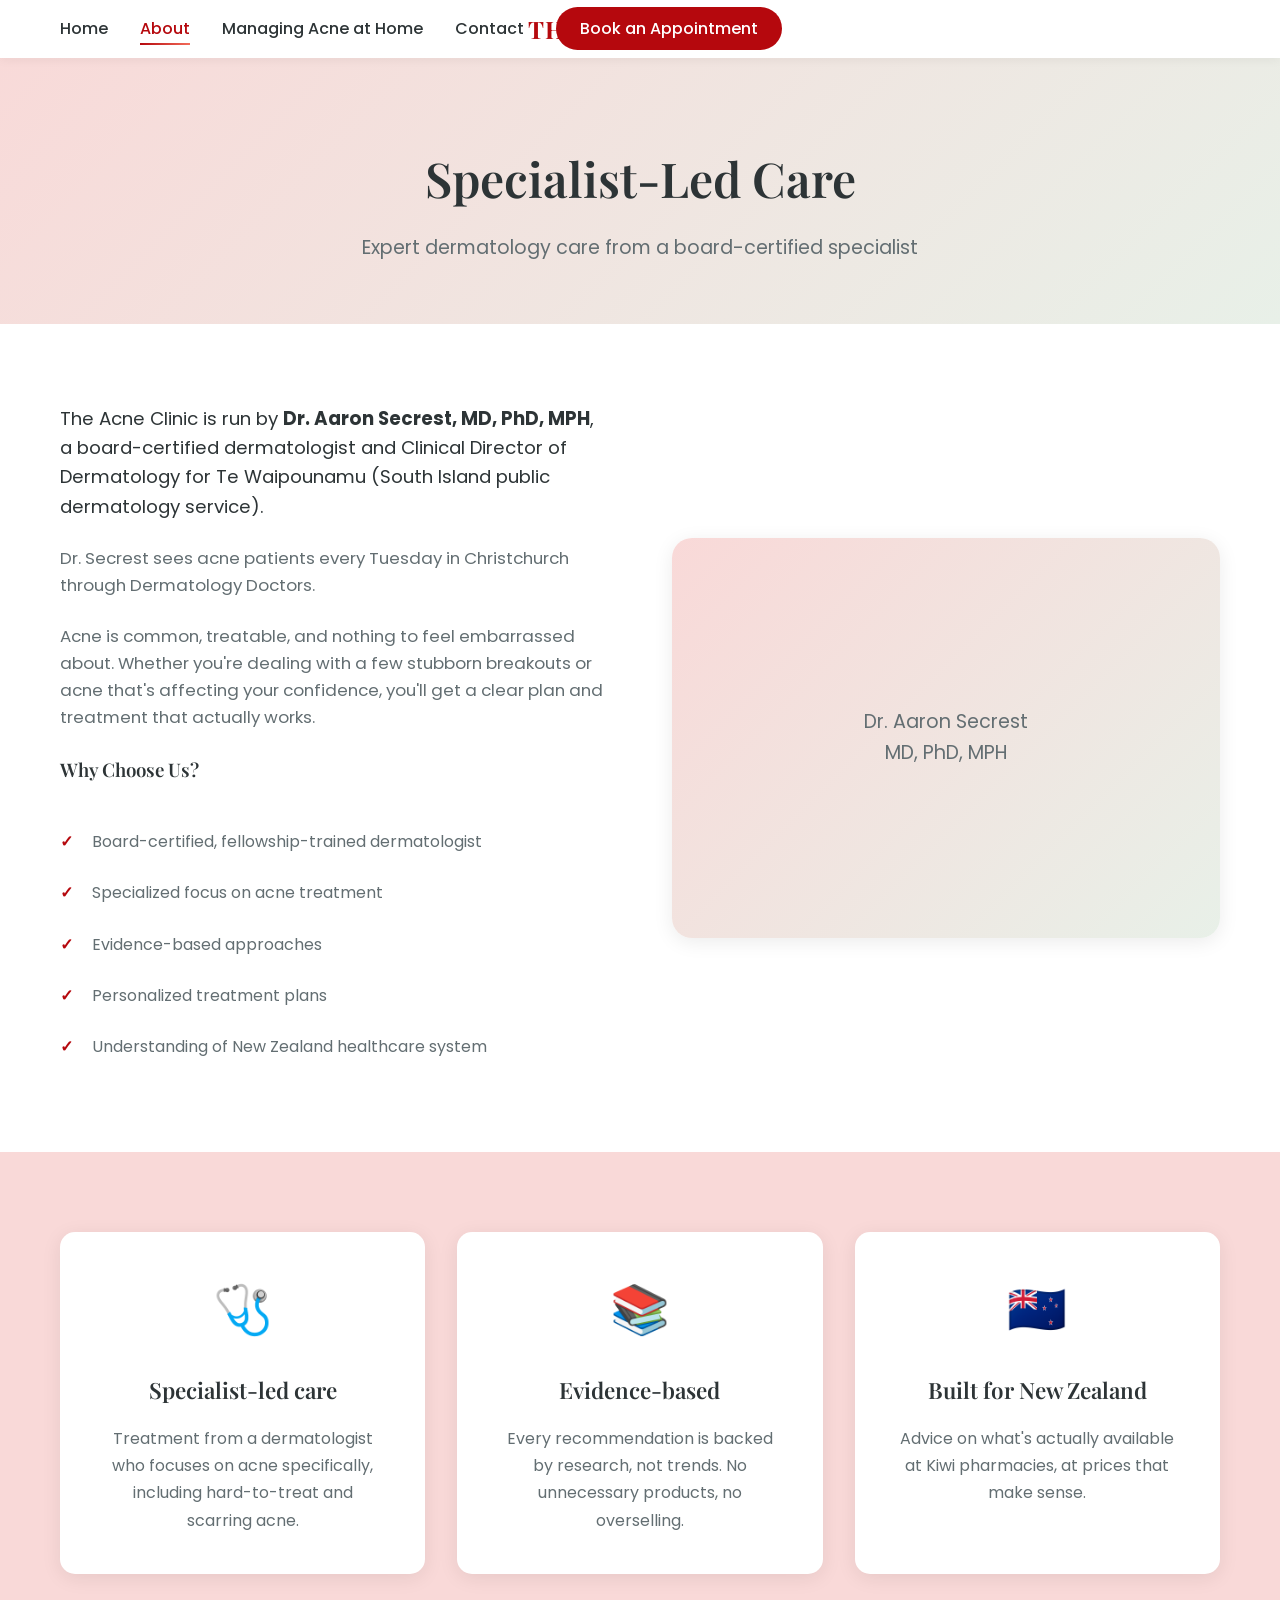
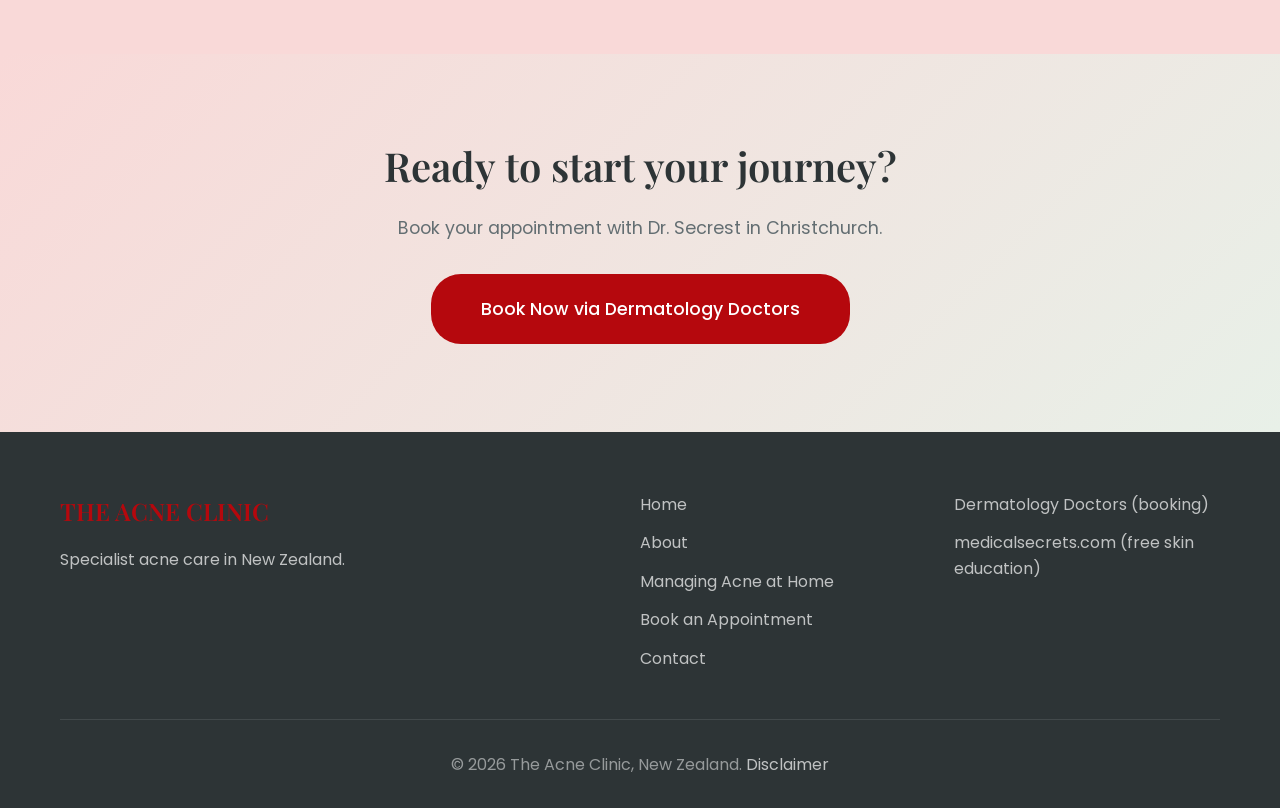
<file: about.html>
<!DOCTYPE html>
<html lang="en-NZ">
<head>
    <meta charset="UTF-8">
    <meta name="viewport" content="width=device-width, initial-scale=1.0">
    <title>About | The Acne Clinic</title>
    <meta name="description" content="Learn about Dr. Aaron Secrest, board-certified dermatologist specializing in acne care in Christchurch, New Zealand.">
    <!-- Google Fonts -->
    <link rel="preconnect" href="https://fonts.googleapis.com">
    <link rel="preconnect" href="https://fonts.gstatic.com" crossorigin>
    <link href="https://fonts.googleapis.com/css2?family=Playfair+Display:wght@400;600;700&family=Poppins:wght@300;400;500;600&display=swap" rel="stylesheet">
    <link rel="stylesheet" href="styles.css">
</head>
<body>
    <!-- Navigation -->
    <nav class="navbar">
        <div class="container nav-container">
            <a href="index.html" class="logo">THE ACNE CLINIC</a>
            <button class="mobile-menu-btn" aria-label="Toggle menu">
                <span></span>
                <span></span>
                <span></span>
            </button>
            <ul class="nav-links">
                <li><a href="index.html" class="nav-link">Home</a></li>
                <li><a href="about.html" class="nav-link active">About</a></li>
                <li><a href="managing-acne.html" class="nav-link">Managing Acne at Home</a></li>
                <li><a href="contact.html" class="nav-link">Contact</a></li>
                <li><a href="https://dermatologydoctors.co.nz" target="_blank" class="btn-nav">Book an Appointment</a></li>
            </ul>
        </div>
    </nav>
    
    <!-- Page Header -->
    <header class="page-header">
        <div class="container">
            <h1 class="page-title">Specialist-Led Care</h1>
            <p class="page-subtitle">Expert dermatology care from a board-certified specialist</p>
        </div>
    </header>
    
    <!-- About Section -->
    <section class="section about-page-section">
        <div class="container">
            <div class="about-grid">
                <div class="about-text">
                    <p class="lead-text">The Acne Clinic is run by <strong>Dr. Aaron Secrest, MD, PhD, MPH</strong>, a board-certified dermatologist and Clinical Director of Dermatology for Te Waipounamu (South Island public dermatology service).</p>
                    
                    <p>Dr. Secrest sees acne patients every Tuesday in Christchurch through Dermatology Doctors.</p>
                    
                    <p>Acne is common, treatable, and nothing to feel embarrassed about. Whether you're dealing with a few stubborn breakouts or acne that's affecting your confidence, you'll get a clear plan and treatment that actually works.</p>
                    
                    <h3>Why Choose Us?</h3>
                    <ul class="about-list">
                        <li>Board-certified, fellowship-trained dermatologist</li>
                        <li>Specialized focus on acne treatment</li>
                        <li>Evidence-based approaches</li>
                        <li>Personalized treatment plans</li>
                        <li>Understanding of New Zealand healthcare system</li>
                    </ul>
                </div>
                <div class="about-image">
                    <div class="image-placeholder">
                        <span>Dr. Aaron Secrest<br>MD, PhD, MPH</span>
                    </div>
                </div>
            </div>
        </div>
    </section>
    
    <!-- Values/Features Section -->
    <section class="section features-section">
        <div class="container">
            <div class="features-grid">
                <div class="feature-card">
                    <div class="feature-icon">🩺</div>
                    <h3>Specialist-led care</h3>
                    <p>Treatment from a dermatologist who focuses on acne specifically, including hard-to-treat and scarring acne.</p>
                </div>
                <div class="feature-card">
                    <div class="feature-icon">📚</div>
                    <h3>Evidence-based</h3>
                    <p>Every recommendation is backed by research, not trends. No unnecessary products, no overselling.</p>
                </div>
                <div class="feature-card">
                    <div class="feature-icon">🇳🇿</div>
                    <h3>Built for New Zealand</h3>
                    <p>Advice on what's actually available at Kiwi pharmacies, at prices that make sense.</p>
                </div>
            </div>
        </div>
    </section>
    
    <!-- CTA Section -->
    <section class="section cta-section">
        <div class="container">
            <div class="cta-content">
                <h2>Ready to start your journey?</h2>
                <p>Book your appointment with Dr. Secrest in Christchurch.</p>
                <a href="https://dermatologydoctors.co.nz" target="_blank" class="btn btn-primary btn-large">Book Now via Dermatology Doctors</a>
            </div>
        </div>
    </section>
    
    <!-- Footer -->
    <footer class="footer">
        <div class="container">
            <div class="footer-content">
                <div class="footer-brand">
                    <h3>THE ACNE CLINIC</h3>
                    <p>Specialist acne care in New Zealand.</p>
                </div>
                <div class="footer-links">
                    <a href="index.html">Home</a>
                    <a href="about.html">About</a>
                    <a href="managing-acne.html">Managing Acne at Home</a>
                    <a href="https://dermatologydoctors.co.nz" target="_blank">Book an Appointment</a>
                    <a href="contact.html">Contact</a>
                </div>
                <div class="footer-external">
                    <a href="https://dermatologydoctors.co.nz" target="_blank">Dermatology Doctors (booking)</a>
                    <a href="https://medicalsecrets.com" target="_blank">medicalsecrets.com (free skin education)</a>
                </div>
            </div>
            <div class="footer-bottom">
                <p>&copy; 2026 The Acne Clinic, New Zealand. <a href="#">Disclaimer</a></p>
            </div>
        </div>
    </footer>
    
    <script src="script.js"></script>
</body>
</html>
</file>
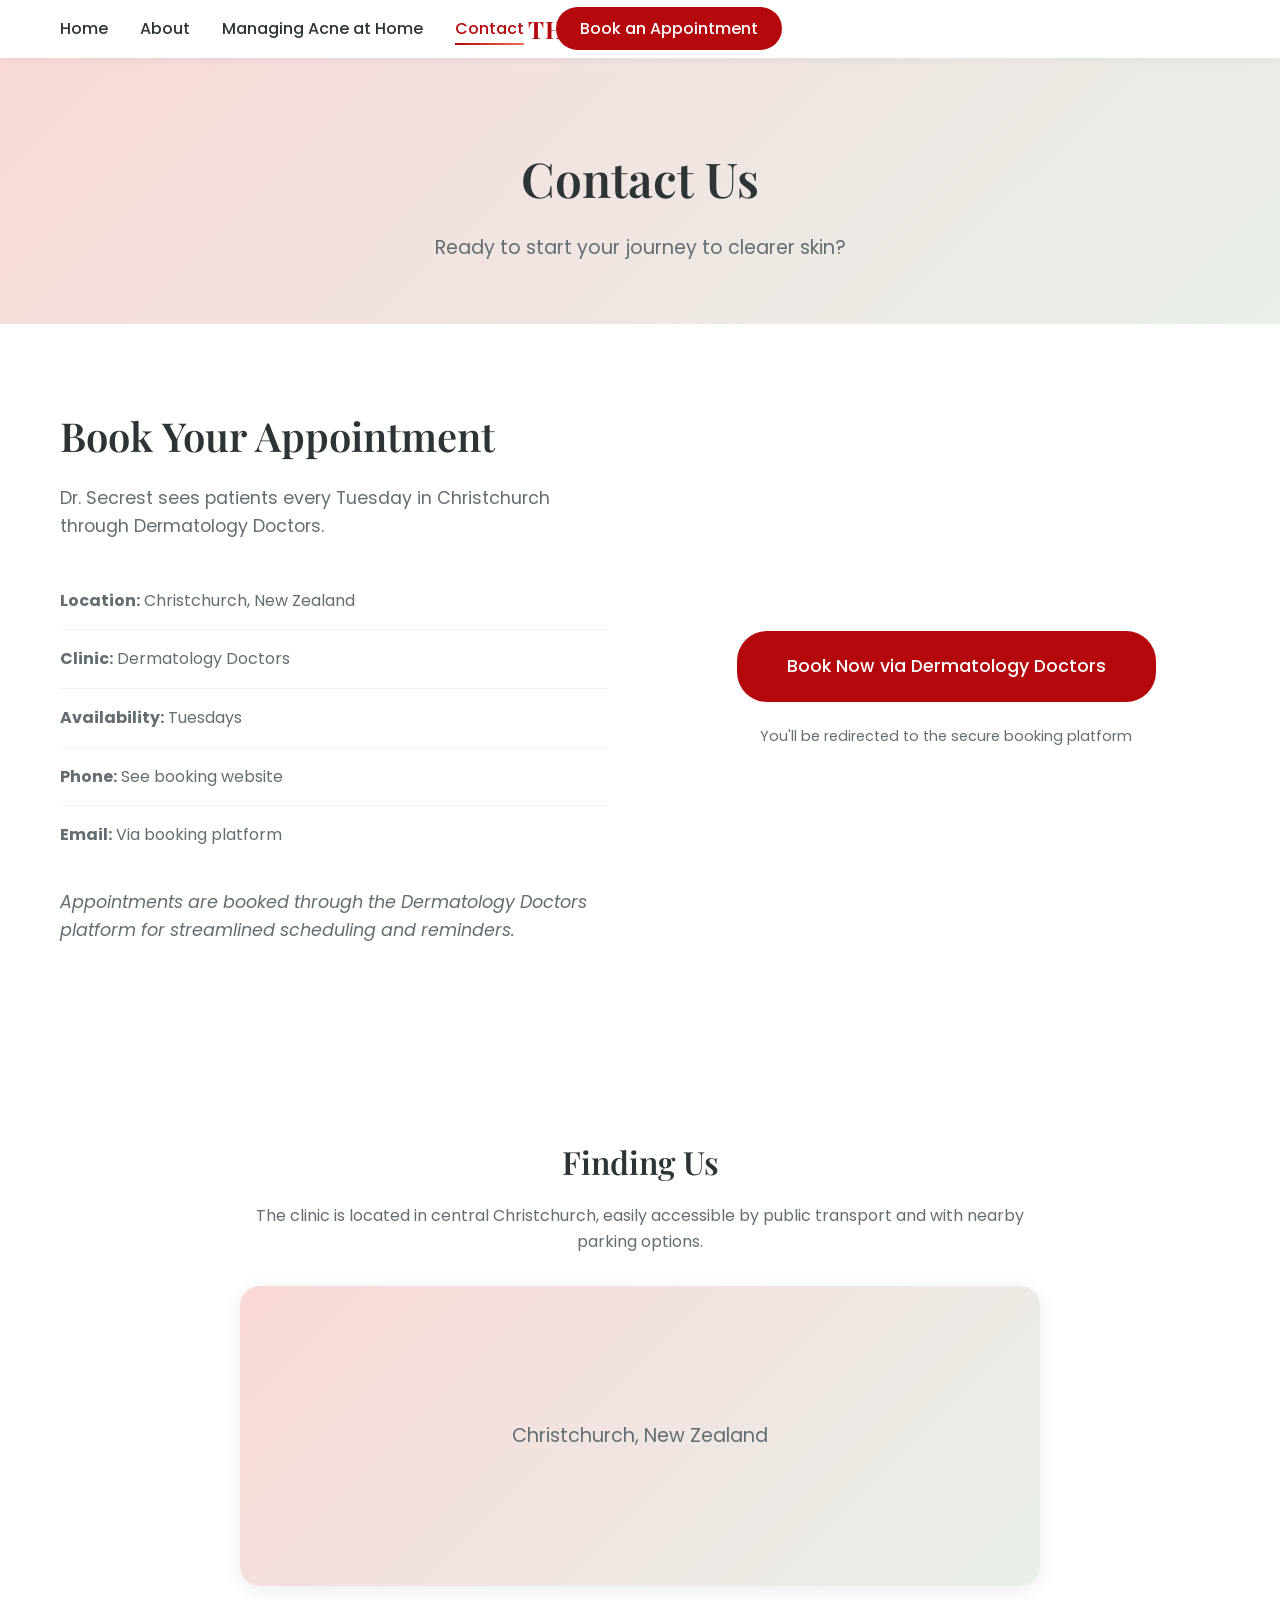
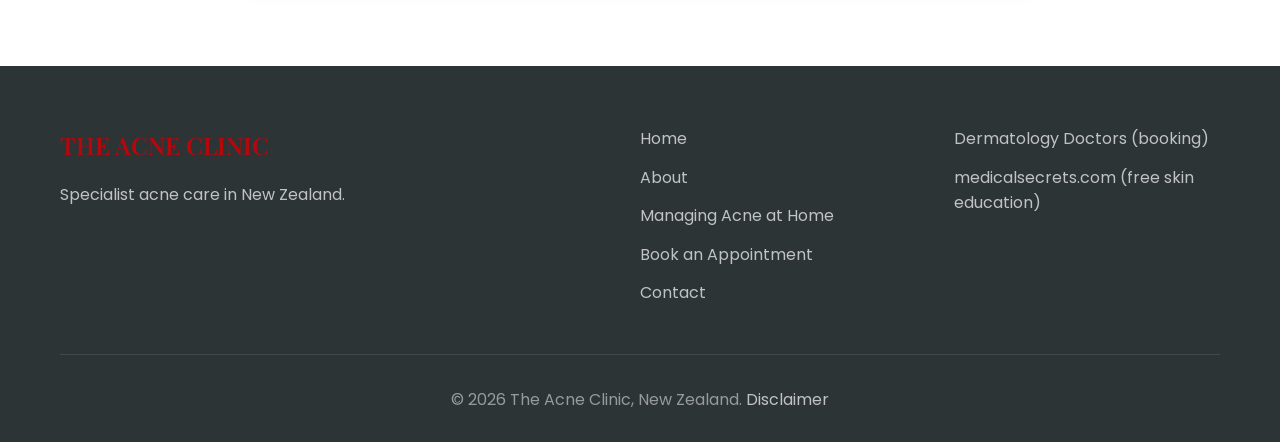
<file: contact.html>
<!DOCTYPE html>
<html lang="en-NZ">
<head>
    <meta charset="UTF-8">
    <meta name="viewport" content="width=device-width, initial-scale=1.0">
    <title>Contact | The Acne Clinic</title>
    <meta name="description" content="Contact The Acne Clinic in Christchurch. Book an appointment with Dr. Aaron Secrest for specialist acne care.">
    <!-- Google Fonts -->
    <link rel="preconnect" href="https://fonts.googleapis.com">
    <link rel="preconnect" href="https://fonts.gstatic.com" crossorigin>
    <link href="https://fonts.googleapis.com/css2?family=Playfair+Display:wght@400;600;700&family=Poppins:wght@300;400;500;600&display=swap" rel="stylesheet">
    <link rel="stylesheet" href="styles.css">
</head>
<body>
    <!-- Navigation -->
    <nav class="navbar">
        <div class="container nav-container">
            <a href="index.html" class="logo">THE ACNE CLINIC</a>
            <button class="mobile-menu-btn" aria-label="Toggle menu">
                <span></span>
                <span></span>
                <span></span>
            </button>
            <ul class="nav-links">
                <li><a href="index.html" class="nav-link">Home</a></li>
                <li><a href="about.html" class="nav-link">About</a></li>
                <li><a href="managing-acne.html" class="nav-link">Managing Acne at Home</a></li>
                <li><a href="contact.html" class="nav-link active">Contact</a></li>
                <li><a href="https://dermatologydoctors.co.nz" target="_blank" class="btn-nav">Book an Appointment</a></li>
            </ul>
        </div>
    </nav>
    
    <!-- Page Header -->
    <header class="page-header">
        <div class="container">
            <h1 class="page-title">Contact Us</h1>
            <p class="page-subtitle">Ready to start your journey to clearer skin?</p>
        </div>
    </header>
    
    <!-- Contact Section -->
    <section class="section contact-page-section">
        <div class="container">
            <div class="contact-wrapper">
                <div class="contact-info">
                    <h2>Book Your Appointment</h2>
                    <p>Dr. Secrest sees patients every Tuesday in Christchurch through Dermatology Doctors.</p>
                    <ul class="contact-details">
                        <li><strong>Location:</strong> Christchurch, New Zealand</li>
                        <li><strong>Clinic:</strong> Dermatology Doctors</li>
                        <li><strong>Availability:</strong> Tuesdays</li>
                        <li><strong>Phone:</strong> See booking website</li>
                        <li><strong>Email:</strong> Via booking platform</li>
                    </ul>
                    <p class="contact-note">Appointments are booked through the Dermatology Doctors platform for streamlined scheduling and reminders.</p>
                </div>
                <div class="contact-action">
                    <a href="https://dermatologydoctors.co.nz" target="_blank" class="btn btn-primary btn-large">Book Now via Dermatology Doctors</a>
                    <p class="booking-note">You'll be redirected to the secure booking platform</p>
                </div>
            </div>
        </div>
    </section>
    
    <!-- Map/Location Section -->
    <section class="section location-section">
        <div class="container">
            <div class="location-content">
                <h3>Finding Us</h3>
                <p>The clinic is located in central Christchurch, easily accessible by public transport and with nearby parking options.</p>
                <div class="location-placeholder">
                    <span>Christchurch, New Zealand</span>
                </div>
            </div>
        </div>
    </section>
    
    <!-- Footer -->
    <footer class="footer">
        <div class="container">
            <div class="footer-content">
                <div class="footer-brand">
                    <h3>THE ACNE CLINIC</h3>
                    <p>Specialist acne care in New Zealand.</p>
                </div>
                <div class="footer-links">
                    <a href="index.html">Home</a>
                    <a href="about.html">About</a>
                    <a href="managing-acne.html">Managing Acne at Home</a>
                    <a href="https://dermatologydoctors.co.nz" target="_blank">Book an Appointment</a>
                    <a href="contact.html">Contact</a>
                </div>
                <div class="footer-external">
                    <a href="https://dermatologydoctors.co.nz" target="_blank">Dermatology Doctors (booking)</a>
                    <a href="https://medicalsecrets.com" target="_blank">medicalsecrets.com (free skin education)</a>
                </div>
            </div>
            <div class="footer-bottom">
                <p>&copy; 2026 The Acne Clinic, New Zealand. <a href="#">Disclaimer</a></p>
            </div>
        </div>
    </footer>
    
    <script src="script.js"></script>
</body>
</html>
</file>
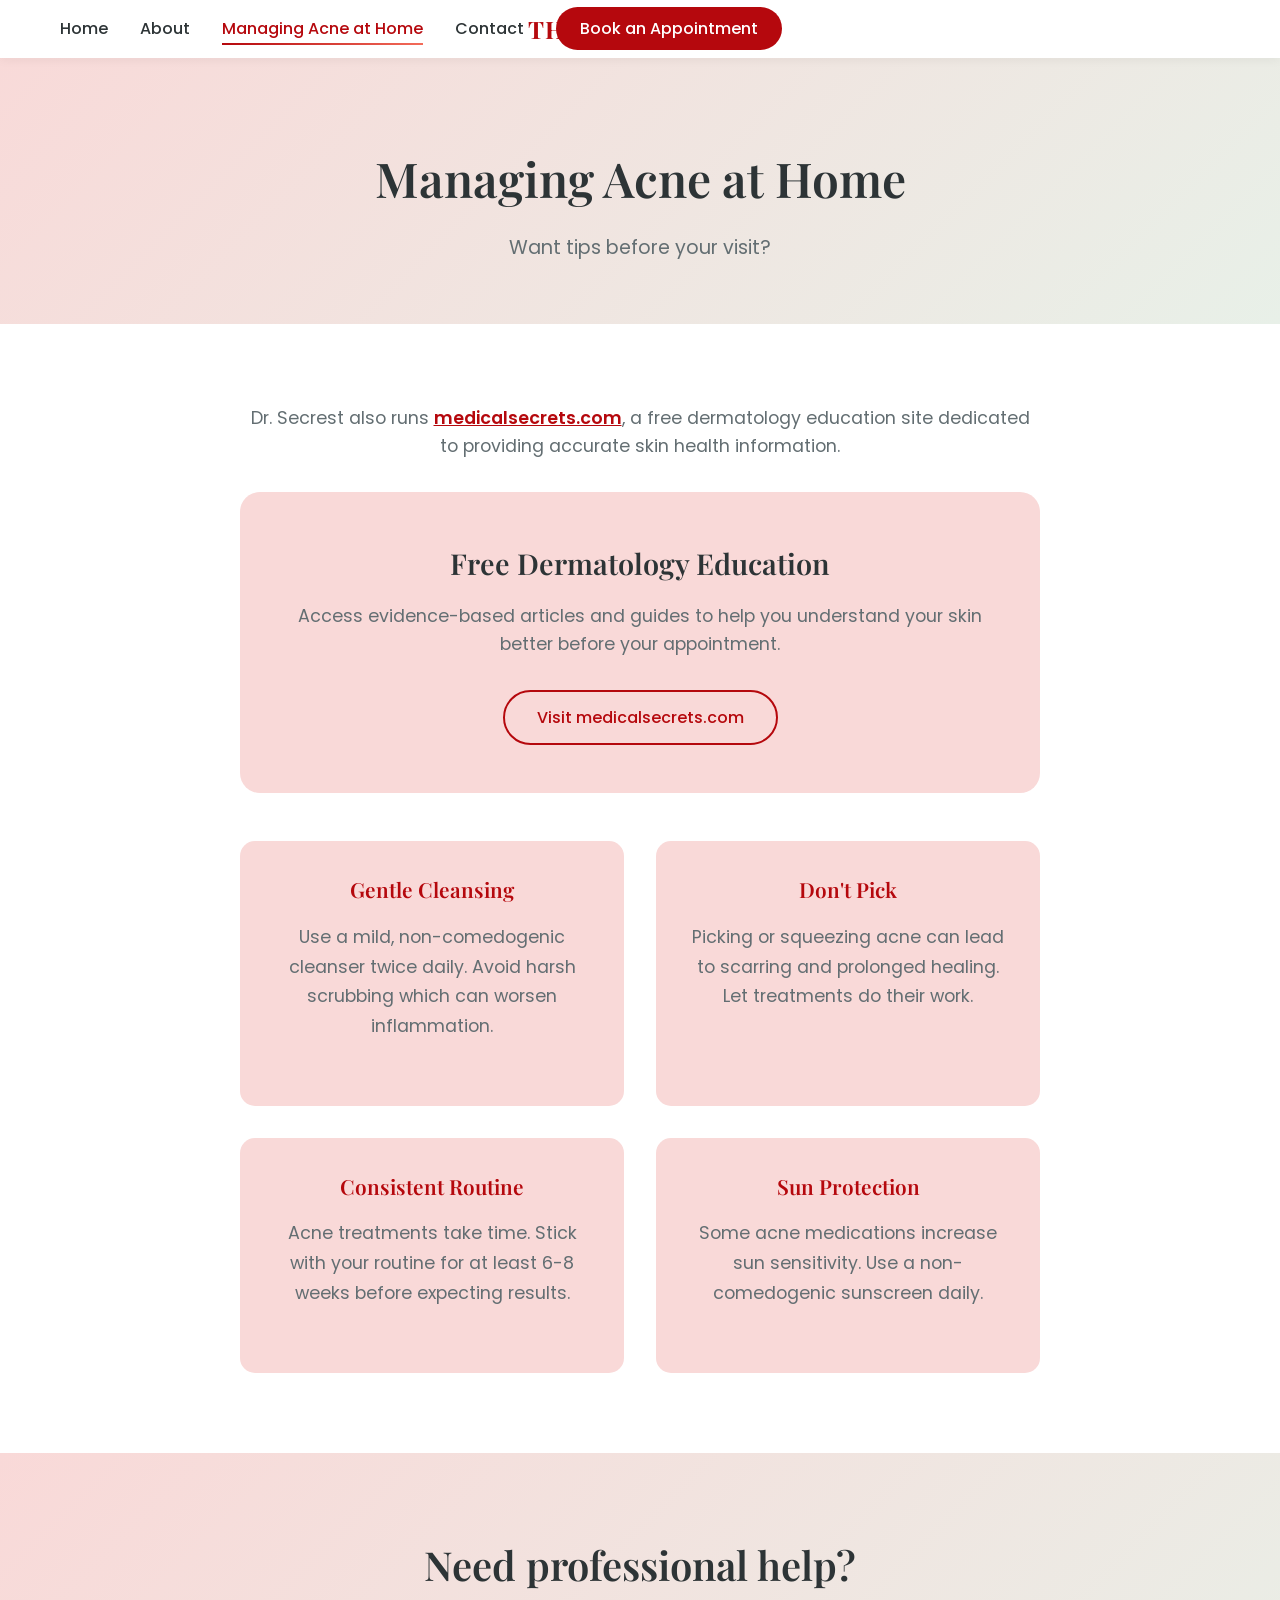
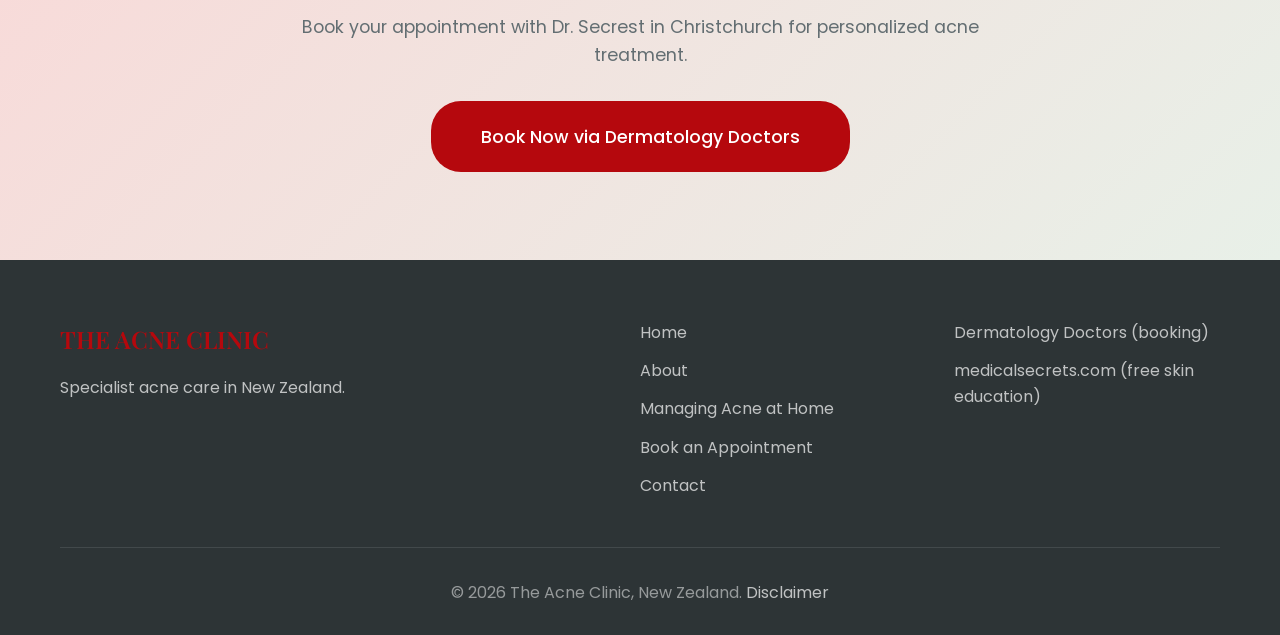
<file: managing-acne.html>
<!DOCTYPE html>
<html lang="en-NZ">
<head>
    <meta charset="UTF-8">
    <meta name="viewport" content="width=device-width, initial-scale=1.0">
    <title>Managing Acne at Home | The Acne Clinic</title>
    <meta name="description" content="Expert tips and evidence-based advice for managing acne at home from Dr. Aaron Secrest, dermatologist in Christchurch.">
    <!-- Google Fonts -->
    <link rel="preconnect" href="https://fonts.googleapis.com">
    <link rel="preconnect" href="https://fonts.gstatic.com" crossorigin>
    <link href="https://fonts.googleapis.com/css2?family=Playfair+Display:wght@400;600;700&family=Poppins:wght@300;400;500;600&display=swap" rel="stylesheet">
    <link rel="stylesheet" href="styles.css">
</head>
<body>
    <!-- Navigation -->
    <nav class="navbar">
        <div class="container nav-container">
            <a href="index.html" class="logo">THE ACNE CLINIC</a>
            <button class="mobile-menu-btn" aria-label="Toggle menu">
                <span></span>
                <span></span>
                <span></span>
            </button>
            <ul class="nav-links">
                <li><a href="index.html" class="nav-link">Home</a></li>
                <li><a href="about.html" class="nav-link">About</a></li>
                <li><a href="managing-acne.html" class="nav-link active">Managing Acne at Home</a></li>
                <li><a href="contact.html" class="nav-link">Contact</a></li>
                <li><a href="https://dermatologydoctors.co.nz" target="_blank" class="btn-nav">Book an Appointment</a></li>
            </ul>
        </div>
    </nav>
    
    <!-- Page Header -->
    <header class="page-header">
        <div class="container">
            <h1 class="page-title">Managing Acne at Home</h1>
            <p class="page-subtitle">Want tips before your visit?</p>
        </div>
    </header>
    
    <!-- Education Section -->
    <section class="section education-page-section">
        <div class="container">
            <div class="education-content">
                <p>Dr. Secrest also runs <a href="https://medicalsecrets.com" target="_blank" class="highlight-link">medicalsecrets.com</a>, a free dermatology education site dedicated to providing accurate skin health information.</p>
                
                <div class="edu-card">
                    <h3>Free Dermatology Education</h3>
                    <p>Access evidence-based articles and guides to help you understand your skin better before your appointment.</p>
                    <a href="https://medicalsecrets.com" target="_blank" class="btn btn-outline">Visit medicalsecrets.com</a>
                </div>
                
                <div class="tips-grid">
                    <div class="tip-card">
                        <h4>Gentle Cleansing</h4>
                        <p>Use a mild, non-comedogenic cleanser twice daily. Avoid harsh scrubbing which can worsen inflammation.</p>
                    </div>
                    <div class="tip-card">
                        <h4>Don't Pick</h4>
                        <p>Picking or squeezing acne can lead to scarring and prolonged healing. Let treatments do their work.</p>
                    </div>
                    <div class="tip-card">
                        <h4>Consistent Routine</h4>
                        <p>Acne treatments take time. Stick with your routine for at least 6-8 weeks before expecting results.</p>
                    </div>
                    <div class="tip-card">
                        <h4>Sun Protection</h4>
                        <p>Some acne medications increase sun sensitivity. Use a non-comedogenic sunscreen daily.</p>
                    </div>
                </div>
            </div>
        </div>
    </section>
    
    <!-- CTA Section -->
    <section class="section cta-section">
        <div class="container">
            <div class="cta-content">
                <h2>Need professional help?</h2>
                <p>Book your appointment with Dr. Secrest in Christchurch for personalized acne treatment.</p>
                <a href="https://dermatologydoctors.co.nz" target="_blank" class="btn btn-primary btn-large">Book Now via Dermatology Doctors</a>
            </div>
        </div>
    </section>
    
    <!-- Footer -->
    <footer class="footer">
        <div class="container">
            <div class="footer-content">
                <div class="footer-brand">
                    <h3>THE ACNE CLINIC</h3>
                    <p>Specialist acne care in New Zealand.</p>
                </div>
                <div class="footer-links">
                    <a href="index.html">Home</a>
                    <a href="about.html">About</a>
                    <a href="managing-acne.html">Managing Acne at Home</a>
                    <a href="https://dermatologydoctors.co.nz" target="_blank">Book an Appointment</a>
                    <a href="contact.html">Contact</a>
                </div>
                <div class="footer-external">
                    <a href="https://dermatologydoctors.co.nz" target="_blank">Dermatology Doctors (booking)</a>
                    <a href="https://medicalsecrets.com" target="_blank">medicalsecrets.com (free skin education)</a>
                </div>
            </div>
            <div class="footer-bottom">
                <p>&copy; 2026 The Acne Clinic, New Zealand. <a href="#">Disclaimer</a></p>
            </div>
        </div>
    </footer>
    
    <script src="script.js"></script>
</body>
</html>
</file>
<file: styles.css>
/* Reset and Base Styles */
* {
    margin: 0;
    padding: 0;
    box-sizing: border-box;
}

:root {
    /* New color palette */
    --primary-color: #B5080D;        /* Brick Ember */
    --primary-dark: #B2040A;         /* Brick Ember 2 */
    --secondary-color: #F9D9D8;      /* Soft Blush */
    --accent-color: #F36C5A;         /* Vibrant Coral */
    --accent-light: #F7A5A4;         /* Powder Blush */
    --text-dark: #2D3436;
    --text-light: #636E72;
    --white: #FFFFFF;
    --shadow: 0 4px 20px rgba(0, 0, 0, 0.08);
    --transition: all 0.3s ease;
}

html {
    scroll-behavior: smooth;
}

body {
    font-family: 'Poppins', sans-serif;
    color: var(--text-dark);
    line-height: 1.6;
    background-color: var(--white);
}

.container {
    max-width: 1200px;
    margin: 0 auto;
    padding: 0 20px;
}

h1, h2, h3, h4 {
    font-family: 'Playfair Display', serif;
    font-weight: 600;
}

a {
    text-decoration: none;
    color: inherit;
    transition: var(--transition);
}

/* Navigation */
.navbar {
    position: fixed;
    top: 0;
    left: 0;
    right: 0;
    background: var(--white);
    box-shadow: 0 2px 10px rgba(0, 0, 0, 0.05);
    z-index: 1000;
    padding: 1rem 0;
}

.nav-container {
    display: flex;
    justify-content: space-between;
    align-items: center;
    position: relative;
}

.logo {
    font-family: 'Playfair Display', serif;
    font-size: 1.5rem;
    font-weight: 700;
    color: var(--primary-color);
    letter-spacing: 1px;
    position: absolute;
    left: 50%;
    transform: translateX(-50%);
}

.nav-links {
    display: flex;
    list-style: none;
    gap: 2rem;
    align-items: center;
}

/* Split nav: left side for regular links, right side for CTA */
.nav-links-left {
    display: flex;
    list-style: none;
    gap: 2rem;
    align-items: center;
}

.nav-links-right {
    display: flex;
    list-style: none;
    gap: 1.5rem;
    align-items: center;
    margin-left: auto;
}

.nav-link {
    color: var(--text-dark);
    font-weight: 500;
    position: relative;
}

.nav-link::after {
    content: '';
    position: absolute;
    bottom: -5px;
    left: 0;
    width: 0;
    height: 2px;
    background: var(--primary-color);
    transition: var(--transition);
}

.nav-link:hover::after,
.nav-link.active::after {
    width: 100%;
    background: linear-gradient(90deg, var(--primary-color), var(--accent-color));
}

.nav-link:hover,
.nav-link.active {
    color: var(--primary-color);
}

.btn-nav {
    background: var(--primary-color);
    color: var(--white);
    padding: 0.6rem 1.5rem;
    border-radius: 30px;
    font-weight: 500;
    position: relative;
    overflow: hidden;
    transition: all 0.4s cubic-bezier(0.175, 0.885, 0.32, 1.275);
}

.btn-nav::before {
    content: '';
    position: absolute;
    top: 50%;
    left: 50%;
    width: 0;
    height: 0;
    border-radius: 50%;
    background: var(--accent-color);
    transform: translate(-50%, -50%);
    transition: width 0.5s ease, height 0.5s ease;
}

.btn-nav:hover::before {
    width: 300px;
    height: 300px;
}

.btn-nav:hover {
    color: var(--white);
    transform: translateY(-3px) scale(1.05);
    box-shadow: 0 10px 25px rgba(181, 8, 13, 0.4);
}

.btn-nav span {
    position: relative;
    z-index: 1;
}

.mobile-menu-btn {
    display: none;
    flex-direction: column;
    gap: 5px;
    background: none;
    border: none;
    cursor: pointer;
    padding: 5px;
}

.mobile-menu-btn span {
    width: 25px;
    height: 3px;
    background: var(--text-dark);
    border-radius: 2px;
    transition: var(--transition);
}

/* Hero Section */
.hero {
    padding: 160px 0 100px;
    background: linear-gradient(135deg, var(--secondary-color) 0%, #E8F0E8 100%);
    text-align: center;
    position: relative;
    overflow: hidden;
}

.hero-bg-shape {
    position: absolute;
    width: 600px;
    height: 600px;
    border-radius: 50%;
    background: radial-gradient(circle, rgba(181, 8, 13, 0.08) 0%, transparent 70%);
    top: -200px;
    right: -200px;
    z-index: 0;
    pointer-events: none;
}

.hero-content {
    position: relative;
    z-index: 1;
}

.hero-title {
    font-size: 3.5rem;
    color: var(--text-dark);
    margin-bottom: 1.5rem;
    line-height: 1.2;
}

.hero-subtitle {
    font-size: 1.3rem;
    color: var(--text-light);
    max-width: 600px;
    margin: 0 auto 2.5rem;
}

.hero-buttons {
    display: flex;
    gap: 1.5rem;
    justify-content: center;
    flex-wrap: wrap;
}

/* Buttons */
.btn {
    display: inline-block;
    padding: 1rem 2.5rem;
    border-radius: 30px;
    font-weight: 500;
    font-size: 1rem;
    transition: var(--transition);
    cursor: pointer;
    border: 2px solid transparent;
}

.btn-primary {
    background: var(--primary-color);
    color: var(--white);
    position: relative;
    overflow: hidden;
    transition: all 0.4s cubic-bezier(0.175, 0.885, 0.32, 1.275);
}

.btn-primary::before {
    content: '';
    position: absolute;
    top: 50%;
    left: 50%;
    width: 0;
    height: 0;
    border-radius: 50%;
    background: var(--accent-color);
    transform: translate(-50%, -50%);
    transition: width 0.5s ease, height 0.5s ease;
    z-index: 0;
}

.btn-primary:hover::before {
    width: 400px;
    height: 400px;
}

.btn-primary:hover {
    color: var(--white);
    transform: translateY(-5px) scale(1.03);
    box-shadow: 0 15px 35px rgba(181, 8, 13, 0.4);
}

.btn-primary span {
    position: relative;
    z-index: 1;
}

.btn-secondary {
    background: transparent;
    color: var(--primary-color);
    border-color: var(--primary-color);
    position: relative;
    overflow: hidden;
    transition: all 0.4s cubic-bezier(0.175, 0.885, 0.32, 1.275);
}

.btn-secondary::before {
    content: '';
    position: absolute;
    top: 0;
    left: -100%;
    width: 100%;
    height: 100%;
    background: linear-gradient(90deg, transparent, rgba(243, 108, 90, 0.3), transparent);
    transition: left 0.6s ease;
    z-index: 0;
}

.btn-secondary:hover::before {
    left: 100%;
}

.btn-secondary:hover {
    background: var(--primary-color);
    color: var(--white);
    transform: translateY(-5px) scale(1.03);
    box-shadow: 0 15px 35px rgba(181, 8, 13, 0.3);
}

.btn-secondary span {
    position: relative;
    z-index: 1;
}

.btn-outline {
    background: transparent;
    color: var(--primary-color);
    border-color: var(--primary-color);
    padding: 0.8rem 2rem;
}

.btn-outline:hover {
    background: var(--primary-color);
    color: var(--white);
}

.btn-large {
    padding: 1.2rem 3rem;
    font-size: 1.1rem;
}

/* Sections */
.section {
    padding: 80px 0;
}

.section-header {
    text-align: center;
    margin-bottom: 3rem;
}

.section-title {
    font-size: 2.5rem;
    color: var(--text-dark);
    margin-bottom: 1rem;
}

.divider {
    width: 60px;
    height: 3px;
    background: var(--primary-color);
    margin: 0 auto 1.5rem;
}

.section-subtitle {
    color: var(--text-light);
    font-size: 1.1rem;
    max-width: 600px;
    margin: 0 auto;
}

/* About Section */
.about-section {
    background: var(--white);
}

.about-grid {
    display: grid;
    grid-template-columns: 1fr 1fr;
    gap: 4rem;
    align-items: center;
}

.about-text p {
    margin-bottom: 1.5rem;
    color: var(--text-light);
    font-size: 1.05rem;
}

.lead-text {
    font-size: 1.15rem !important;
    color: var(--text-dark) !important;
}

.image-placeholder {
    background: linear-gradient(135deg, var(--secondary-color) 0%, #E8F0E8 100%);
    border-radius: 20px;
    height: 400px;
    display: flex;
    align-items: center;
    justify-content: center;
    color: var(--text-light);
    font-size: 1.2rem;
    text-align: center;
    box-shadow: var(--shadow);
}

/* Features Section */
.features-section {
    background: var(--secondary-color);
    position: relative;
}

.features-grid {
    display: grid;
    grid-template-columns: repeat(3, 1fr);
    gap: 2rem;
}

.feature-card {
    background: var(--white);
    padding: 2.5rem;
    border-radius: 15px;
    text-align: center;
    box-shadow: var(--shadow);
    transition: var(--transition);
    cursor: pointer;
    position: relative;
    overflow: hidden;
}

.feature-card::before {
    content: '';
    position: absolute;
    top: 0;
    left: 0;
    width: 100%;
    height: 4px;
    background: linear-gradient(90deg, var(--primary-color), var(--accent-color));
    transform: scaleX(0);
    transform-origin: left;
    transition: transform 0.4s ease;
}

.feature-card:hover::before {
    transform: scaleX(1);
}

.feature-card:hover {
    transform: translateY(-10px);
    box-shadow: 0 15px 35px rgba(181, 8, 13, 0.15);
    background: linear-gradient(135deg, var(--white) 0%, var(--secondary-color) 100%);
}

.feature-icon {
    font-size: 3rem;
    margin-bottom: 1.5rem;
}

.feature-card h3 {
    font-size: 1.4rem;
    margin-bottom: 1rem;
    color: var(--text-dark);
}

.feature-card p {
    color: var(--text-light);
    line-height: 1.7;
}

/* Education Section */
.education-section {
    background: var(--white);
}

.education-content {
    text-align: center;
    max-width: 800px;
    margin: 0 auto;
}

.education-content p {
    font-size: 1.1rem;
    color: var(--text-light);
    margin-bottom: 2rem;
}

.highlight-link {
    color: var(--primary-color);
    font-weight: 600;
    text-decoration: underline;
}

.highlight-link:hover {
    color: var(--primary-dark);
}

.edu-card {
    background: var(--secondary-color);
    padding: 3rem;
    border-radius: 20px;
    margin-top: 2rem;
}

.edu-card h3 {
    font-size: 1.8rem;
    margin-bottom: 1rem;
    color: var(--text-dark);
}

.edu-card p {
    margin-bottom: 2rem;
}

/* Contact Section */
.contact-section {
    background: linear-gradient(135deg, var(--secondary-color) 0%, #E8F0E8 100%);
}

.contact-wrapper {
    display: grid;
    grid-template-columns: 1fr 1fr;
    gap: 4rem;
    align-items: center;
}

.contact-info h2 {
    font-size: 2.5rem;
    margin-bottom: 1rem;
    color: var(--text-dark);
}

.contact-info > p {
    color: var(--text-light);
    font-size: 1.1rem;
    margin-bottom: 2rem;
}

.contact-details {
    list-style: none;
}

.contact-details li {
    padding: 1rem 0;
    color: var(--text-light);
    border-bottom: 1px solid rgba(0, 0, 0, 0.05);
}

.contact-details li:last-child {
    border-bottom: none;
}

.contact-action {
    text-align: center;
}

/* Footer */
.footer {
    background: var(--text-dark);
    color: var(--white);
    padding: 60px 0 30px;
}

.footer-content {
    display: grid;
    grid-template-columns: 2fr 1fr 1fr;
    gap: 3rem;
    margin-bottom: 3rem;
}

.footer-brand h3 {
    font-size: 1.5rem;
    margin-bottom: 1rem;
    color: var(--primary-color);
}

.footer-brand p {
    color: rgba(255, 255, 255, 0.7);
    line-height: 1.7;
}

.footer-links,
.footer-external {
    display: flex;
    flex-direction: column;
    gap: 0.8rem;
}

.footer-links a,
.footer-external a {
    color: rgba(255, 255, 255, 0.7);
    transition: var(--transition);
}

.footer-links a:hover,
.footer-external a:hover {
    color: var(--primary-color);
    padding-left: 5px;
}

.footer-bottom {
    text-align: center;
    padding-top: 2rem;
    border-top: 1px solid rgba(255, 255, 255, 0.1);
    color: rgba(255, 255, 255, 0.5);
}

.footer-bottom a {
    color: rgba(255, 255, 255, 0.7);
}

.footer-bottom a:hover {
    color: var(--primary-color);
}

/* Responsive Design */
@media (max-width: 968px) {
    .hero-title {
        font-size: 2.8rem;
    }
    
    .about-grid,
    .contact-wrapper {
        grid-template-columns: 1fr;
        gap: 2rem;
    }
    
    .features-grid {
        grid-template-columns: 1fr;
    }
    
    .footer-content {
        grid-template-columns: 1fr;
        gap: 2rem;
    }
}

@media (max-width: 768px) {
    .nav-links {
        position: fixed;
        top: 70px;
        left: 0;
        right: 0;
        background: var(--white);
        flex-direction: column;
        padding: 2rem;
        gap: 1.5rem;
        box-shadow: 0 10px 20px rgba(0, 0, 0, 0.1);
        transform: translateY(-150%);
        opacity: 0;
        transition: var(--transition);
    }
    
    .nav-links.active {
        transform: translateY(0);
        opacity: 1;
    }
    
    .mobile-menu-btn {
        display: flex;
    }
    
    .hero {
        padding: 120px 0 60px;
    }
    
    .hero-title {
        font-size: 2.2rem;
    }
    
    .hero-subtitle {
        font-size: 1.1rem;
    }
    
    .section-title {
        font-size: 2rem;
    }
    
    .image-placeholder {
        height: 300px;
    }
    
    .edu-card {
        padding: 2rem;
    }
}

/* Page Header (for separate pages) */
.page-header {
    padding: 140px 0 60px;
    background: linear-gradient(135deg, var(--secondary-color) 0%, #E8F0E8 100%);
    text-align: center;
}

.page-title {
    font-size: 3rem;
    color: var(--text-dark);
    margin-bottom: 1rem;
}

.page-subtitle {
    font-size: 1.2rem;
    color: var(--text-light);
    max-width: 600px;
    margin: 0 auto;
}

/* About List */
.about-list {
    list-style: none;
    margin-top: 2rem;
}

.about-list li {
    padding: 0.8rem 0;
    padding-left: 2rem;
    position: relative;
    color: var(--text-light);
}

.about-list li::before {
    content: '✓';
    position: absolute;
    left: 0;
    color: var(--primary-color);
    font-weight: bold;
}

/* Tips Grid */
.tips-grid {
    display: grid;
    grid-template-columns: repeat(2, 1fr);
    gap: 2rem;
    margin-top: 3rem;
}

.tip-card {
    background: var(--secondary-color);
    padding: 2rem;
    border-radius: 15px;
    transition: var(--transition);
}

.tip-card:hover {
    transform: translateY(-5px);
    box-shadow: var(--shadow);
}

.tip-card h4 {
    font-family: 'Playfair Display', serif;
    font-size: 1.3rem;
    color: var(--primary-color);
    margin-bottom: 1rem;
}

.tip-card p {
    color: var(--text-light);
    line-height: 1.7;
}

/* CTA Section */
.cta-section {
    background: linear-gradient(135deg, var(--secondary-color) 0%, #E8F0E8 100%);
    text-align: center;
}

.cta-content {
    max-width: 700px;
    margin: 0 auto;
}

.cta-content h2 {
    font-size: 2.5rem;
    color: var(--text-dark);
    margin-bottom: 1rem;
}

.cta-content > p {
    color: var(--text-light);
    font-size: 1.1rem;
    margin-bottom: 2rem;
}

/* Contact Note */
.contact-note {
    margin-top: 1.5rem;
    font-style: italic;
    color: var(--text-light);
    font-size: 0.95rem;
}

.booking-note {
    margin-top: 1rem;
    color: var(--text-light);
    font-size: 0.9rem;
}

/* Location Section */
.location-section {
    background: var(--white);
}

.location-content {
    text-align: center;
    max-width: 800px;
    margin: 0 auto;
}

.location-content h3 {
    font-size: 2rem;
    margin-bottom: 1rem;
    color: var(--text-dark);
}

.location-content > p {
    color: var(--text-light);
    margin-bottom: 2rem;
}

.location-placeholder {
    background: linear-gradient(135deg, var(--secondary-color) 0%, #E8F0E8 100%);
    border-radius: 20px;
    height: 300px;
    display: flex;
    align-items: center;
    justify-content: center;
    color: var(--text-light);
    font-size: 1.2rem;
    box-shadow: var(--shadow);
}

/* Responsive adjustments for new elements */
@media (max-width: 768px) {
    .page-title {
        font-size: 2.2rem;
    }
    
    .tips-grid {
        grid-template-columns: 1fr;
    }
    
    .cta-content h2 {
        font-size: 2rem;
    }
}
</file>
